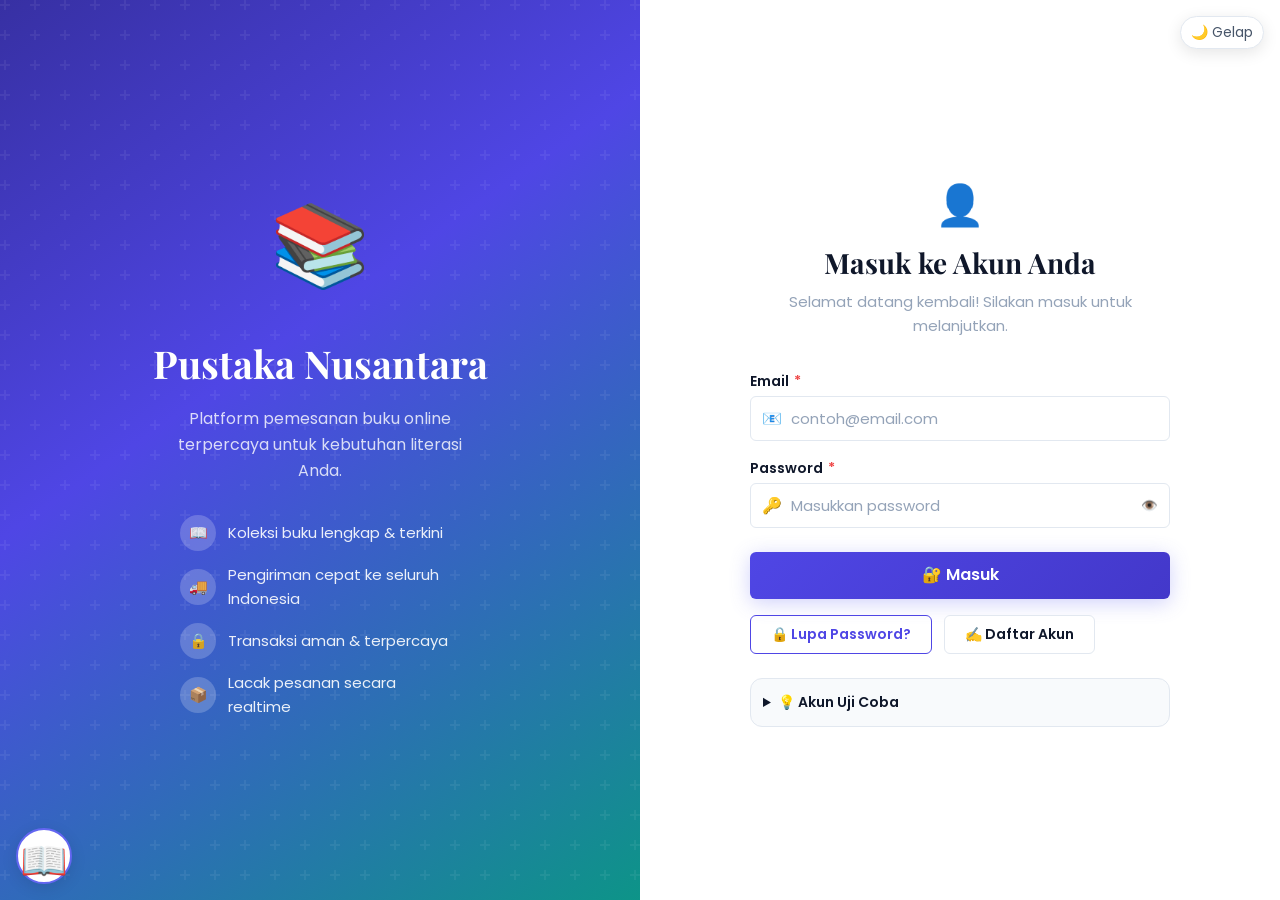
<file: index.html>
<!DOCTYPE html>
<html lang="id">
<head>
  <meta charset="UTF-8">
  <meta name="viewport" content="width=device-width, initial-scale=1.0">
  <meta name="description" content="Pustaka Nusantara - Toko Buku Online Terpercaya">
  <title>Login | Pustaka Nusantara</title>
  <link rel="icon" href="data:image/svg+xml,<svg xmlns='http://www.w3.org/2000/svg' viewBox='0 0 100 100'><text y='.9em' font-size='90'>📚</text></svg>">
  <link rel="stylesheet" href="css/style.css">

  <!-- CSS INTERNAL: Gaya khusus halaman login (hero background, layout dua kolom) -->
  <style>
    /* CSS INTERNAL - Khusus halaman login */
    .login-wrapper {
      min-height: 100vh;
      display: grid;
      grid-template-columns: 1fr 1fr;
      background: var(--bg-body);
    }

    /* Kolom kiri: branding/ilustrasi */
    .login-branding {
      background: linear-gradient(145deg, #3730a3 0%, #4f46e5 40%, #0d9488 100%);
      display: flex;
      flex-direction: column;
      align-items: center;
      justify-content: center;
      padding: 3rem;
      position: relative;
      overflow: hidden;
      color: white;
    }

    .login-branding::before {
      content: '';
      position: absolute;
      inset: 0;
      background: url("data:image/svg+xml,%3Csvg width='60' height='60' viewBox='0 0 60 60' xmlns='http://www.w3.org/2000/svg'%3E%3Cg fill='none' fill-rule='evenodd'%3E%3Cg fill='%23ffffff' fill-opacity='0.06'%3E%3Cpath d='M36 34v-4h-2v4h-4v2h4v4h2v-4h4v-2h-4zm0-30V0h-2v4h-4v2h4v4h2V6h4V4h-4zM6 34v-4H4v4H0v2h4v4h2v-4h4v-2H6zM6 4V0H4v4H0v2h4v4h2V6h4V4H6z'/%3E%3C/g%3E%3C/g%3E%3C/svg%3E");
    }

    .branding-logo {
      font-size: 5rem;
      margin-bottom: 1.5rem;
      animation: float 3s ease-in-out infinite;
      position: relative;
      z-index: 1;
    }

    .branding-title {
      font-family: 'Playfair Display', serif;
      font-size: clamp(1.8rem, 3vw, 2.5rem);
      font-weight: 700;
      color: white;
      margin-bottom: 0.75rem;
      text-align: center;
      position: relative;
      z-index: 1;
    }

    .branding-subtitle {
      color: rgba(255,255,255,0.8);
      text-align: center;
      font-size: 1rem;
      max-width: 320px;
      position: relative;
      z-index: 1;
      line-height: 1.6;
    }

    .branding-features {
      margin-top: 2rem;
      display: flex;
      flex-direction: column;
      gap: 0.75rem;
      position: relative;
      z-index: 1;
      width: 100%;
      max-width: 280px;
    }

    .branding-feature {
      display: flex;
      align-items: center;
      gap: 0.75rem;
      color: rgba(255,255,255,0.9);
      font-size: 0.9375rem;
    }

    .branding-feature-icon {
      width: 36px;
      height: 36px;
      background: rgba(255,255,255,0.2);
      border-radius: 50%;
      display: flex;
      align-items: center;
      justify-content: center;
      flex-shrink: 0;
    }

    /* Kolom kanan: form */
    .login-form-side {
      display: flex;
      flex-direction: column;
      align-items: center;
      justify-content: center;
      padding: 3rem 2.5rem;
      overflow-y: auto;
      background: var(--bg-surface);
    }

    .login-form-box {
      width: 100%;
      max-width: 420px;
    }

    .login-header {
      text-align: center;
      margin-bottom: 2rem;
    }

    .login-header h1 {
      font-size: 1.75rem;
      margin-bottom: 0.5rem;
    }

    .login-header p {
      color: var(--text-muted);
      font-size: 0.9375rem;
    }

    .login-actions {
      display: flex;
      gap: 0.75rem;
      margin-top: 1rem;
      flex-wrap: wrap;
    }

    .login-footer-links {
      text-align: center;
      margin-top: 1.5rem;
      font-size: 0.875rem;
      color: var(--text-muted);
    }

    .login-footer-links button {
      background: none;
      border: none;
      color: var(--clr-primary-600);
      font-size: inherit;
      cursor: pointer;
      text-decoration: underline;
    }

    /* Responsif mobile */
    @media (max-width: 768px) {
      .login-wrapper {
        grid-template-columns: 1fr;
      }
      .login-branding {
        padding: 2rem 1.5rem;
        min-height: 200px;
      }
      .branding-features { display: none; }
      .branding-logo { font-size: 3.5rem; }
      .branding-title { font-size: 1.5rem; }
      .login-form-side { padding: 2rem 1.25rem; }
    }

    /* Tema toggle pojok kanan atas */
    .login-tema-btn {
      position: fixed;
      top: 1rem;
      right: 1rem;
      z-index: 100;
    }
  </style>
</head>
<body data-page="login">

  <!-- CSS INLINE: Tombol tema di pojok kanan atas -->
  <div class="login-tema-btn">
    <button class="theme-toggle" id="btn-tema-login" aria-label="Toggle tema gelap/terang" style="background:var(--bg-surface);box-shadow:var(--shadow-md);">
      <span class="tema-label">🌙 Gelap</span>
    </button>
  </div>

  <main class="login-wrapper">
    <!-- Kolom Kiri: Branding -->
    <aside class="login-branding" aria-label="Informasi aplikasi Pustaka Nusantara">
      <div class="branding-logo" aria-hidden="true">📚</div>
      <p class="branding-title" role="presentation">Pustaka Nusantara</p>
      <p class="branding-subtitle">
        Platform pemesanan buku online terpercaya untuk kebutuhan literasi Anda.
      </p>
      <div class="branding-features">
        <div class="branding-feature">
          <div class="branding-feature-icon" aria-hidden="true">📖</div>
          <span>Koleksi buku lengkap & terkini</span>
        </div>
        <div class="branding-feature">
          <div class="branding-feature-icon" aria-hidden="true">🚚</div>
          <span>Pengiriman cepat ke seluruh Indonesia</span>
        </div>
        <div class="branding-feature">
          <div class="branding-feature-icon" aria-hidden="true">🔒</div>
          <span>Transaksi aman & terpercaya</span>
        </div>
        <div class="branding-feature">
          <div class="branding-feature-icon" aria-hidden="true">📦</div>
          <span>Lacak pesanan secara realtime</span>
        </div>
      </div>
    </aside>

    <!-- Kolom Kanan: Form Login -->
    <section class="login-form-side" aria-labelledby="heading-login">
      <div class="login-form-box anim-fadeinup">
        <header class="login-header">
          <!-- CSS INLINE: warna aksen pada ikon -->
          <div aria-hidden="true" style="font-size:2.5rem;margin-bottom:0.5rem;">👤</div>
          <h1 id="heading-login">Masuk ke Akun Anda</h1>
          <p>Selamat datang kembali! Silakan masuk untuk melanjutkan.</p>
        </header>

        <form id="form-login" novalidate aria-label="Form Login">
          <!-- Field Email -->
          <div class="form-group">
            <label class="form-label" for="input-email">
              Email <span class="required" aria-hidden="true">*</span>
            </label>
            <div class="input-group">
              <span class="input-icon" aria-hidden="true">📧</span>
              <input
                type="email"
                id="input-email"
                name="email"
                class="form-control has-icon-left"
                placeholder="contoh@email.com"
                required
                autocomplete="email"
                aria-required="true"
                aria-describedby="email-error"
              >
            </div>
            <span class="form-error" id="email-error" role="alert"></span>
          </div>

          <!-- Field Password -->
          <div class="form-group">
            <label class="form-label" for="input-password">
              Password <span class="required" aria-hidden="true">*</span>
            </label>
            <div class="input-group">
              <span class="input-icon" aria-hidden="true">🔑</span>
              <input
                type="password"
                id="input-password"
                name="password"
                class="form-control has-icon-left has-icon-right"
                placeholder="Masukkan password"
                required
                autocomplete="current-password"
                aria-required="true"
                aria-describedby="password-error"
              >
              <button type="button" class="input-icon-right" id="btn-tampil-password" aria-label="Tampilkan password">
                👁️
              </button>
            </div>
            <span class="form-error" id="password-error" role="alert"></span>
          </div>

          <!-- Tombol Login -->
          <button type="submit" class="btn btn-primary btn-block btn-lg" style="margin-top:0.5rem;">
            🔐 Masuk
          </button>

          <!-- Aksi Tambahan -->
          <div class="login-actions">
            <button type="button" class="btn btn-outline-primary" id="btn-lupa-password" aria-haspopup="dialog">
              🔒 Lupa Password?
            </button>
            <button type="button" class="btn btn-secondary" id="btn-daftar" aria-haspopup="dialog">
              ✍️ Daftar Akun
            </button>
          </div>
        </form>

        <!-- Info Akun Uji Coba -->
        <div class="login-footer-links" style="margin-top:1.5rem;">
          <details style="text-align:left;background:var(--bg-surface-2);padding:0.75rem;border-radius:var(--radius-md);border:1px solid var(--border-color);">
            <summary style="cursor:pointer;font-weight:600;color:var(--text-primary);">💡 Akun Uji Coba</summary>
            <div style="margin-top:0.5rem;font-size:0.8125rem;">
              <p><strong>Admin:</strong> admin@pustaka.com / admin123</p>
              <p><strong>User:</strong> budi@gmail.com / budi123</p>
            </div>
          </details>
        </div>

      </div>
    </section>
  </main>

  <!-- =============================================
       MODAL: LUPA PASSWORD
       ============================================= -->
  <div class="modal-overlay" id="modal-lupa-password" role="dialog" aria-modal="true" aria-labelledby="modal-lupa-title" aria-hidden="true">
    <div class="modal-box modal-sm">
      <div class="modal-header">
        <h2 class="modal-title" id="modal-lupa-title">🔒 Lupa Password</h2>
        <button class="modal-close" data-tutup-modal aria-label="Tutup modal">✕</button>
      </div>
      <div class="modal-body">
        <p style="margin-bottom:1rem;color:var(--text-secondary);">
          Masukkan email Anda. Kami akan mengirimkan tautan untuk mereset password ke inbox Anda.
        </p>
        <form id="form-lupa-password" novalidate>
          <div class="form-group">
            <label class="form-label" for="input-email-reset">
              Email <span class="required" aria-hidden="true">*</span>
            </label>
            <div class="input-group">
              <span class="input-icon" aria-hidden="true">📧</span>
              <input
                type="email"
                id="input-email-reset"
                name="email-reset"
                class="form-control has-icon-left"
                placeholder="contoh@email.com"
                required
                aria-required="true"
              >
            </div>
            <span class="form-error" role="alert"></span>
          </div>
          <p id="pesan-reset" style="display:none;margin-bottom:0.75rem;font-size:0.875rem;font-weight:500;"></p>
          <button type="submit" class="btn btn-primary btn-block">📨 Kirim Tautan Reset</button>
        </form>
      </div>
    </div>
  </div>

  <!-- =============================================
       MODAL: DAFTAR AKUN
       ============================================= -->
  <div class="modal-overlay" id="modal-daftar" role="dialog" aria-modal="true" aria-labelledby="modal-daftar-title" aria-hidden="true">
    <div class="modal-box">
      <div class="modal-header">
        <h2 class="modal-title" id="modal-daftar-title">✍️ Buat Akun Baru</h2>
        <button class="modal-close" data-tutup-modal aria-label="Tutup modal">✕</button>
      </div>
      <div class="modal-body">
        <form id="form-daftar" novalidate aria-label="Form Pendaftaran">
          <!-- Nama -->
          <div class="form-group">
            <label class="form-label" for="input-nama-daftar">
              Nama Lengkap <span class="required" aria-hidden="true">*</span>
            </label>
            <div class="input-group">
              <span class="input-icon" aria-hidden="true">👤</span>
              <input type="text" id="input-nama-daftar" class="form-control has-icon-left" placeholder="Nama lengkap Anda" required aria-required="true">
            </div>
            <span class="form-error" role="alert"></span>
          </div>

          <!-- Email -->
          <div class="form-group">
            <label class="form-label" for="input-email-daftar">
              Email <span class="required" aria-hidden="true">*</span>
            </label>
            <div class="input-group">
              <span class="input-icon" aria-hidden="true">📧</span>
              <input type="email" id="input-email-daftar" class="form-control has-icon-left" placeholder="contoh@email.com" required aria-required="true">
            </div>
            <span class="form-error" role="alert"></span>
          </div>

          <!-- Password -->
          <div class="form-group">
            <label class="form-label" for="input-password-daftar">
              Password <span class="required" aria-hidden="true">*</span>
              <span class="text-muted" style="font-weight:400;">(min. 6 karakter)</span>
            </label>
            <div class="input-group">
              <span class="input-icon" aria-hidden="true">🔑</span>
              <input type="password" id="input-password-daftar" class="form-control has-icon-left has-icon-right" placeholder="Buat password" required aria-required="true" aria-describedby="strength-label">
              <button type="button" class="input-icon-right" id="btn-tampil-password-daftar" aria-label="Tampilkan password">👁️</button>
            </div>
            <span class="form-error" role="alert"></span>
            <!-- Indikator kekuatan password -->
            <div class="password-strength" id="password-strength" aria-live="polite">
              <div class="strength-bar">
                <div class="strength-fill" id="strength-fill"></div>
              </div>
              <span class="strength-label" id="strength-label"></span>
            </div>
          </div>

          <!-- Konfirmasi Password -->
          <div class="form-group">
            <label class="form-label" for="input-konfirmasi-password">
              Konfirmasi Password <span class="required" aria-hidden="true">*</span>
            </label>
            <div class="input-group">
              <span class="input-icon" aria-hidden="true">🔑</span>
              <input type="password" id="input-konfirmasi-password" class="form-control has-icon-left has-icon-right" placeholder="Ulangi password" required aria-required="true">
              <button type="button" class="input-icon-right" id="btn-tampil-konfirmasi" aria-label="Tampilkan konfirmasi password">👁️</button>
            </div>
            <span class="form-error" role="alert"></span>
          </div>

          <button type="submit" class="btn btn-primary btn-block btn-lg">🚀 Buat Akun</button>
        </form>
      </div>
    </div>
  </div>

  <!-- Toast Container -->
  <div id="toast-container" aria-live="polite" aria-atomic="false"></div>

  <script src="js/data.js"></script>
  <script src="js/script.js"></script>
</body>
</html>
</file>
<file: css/style.css>
/* ============================================================
   style.css - CSS EKSTERNAL Utama Pustaka Nusantara
   Pemrograman Web 1 - UTS
   Jenis CSS: EXTERNAL (dipakai semua halaman)
   ============================================================ */

/* ============================================================
   1. GOOGLE FONTS IMPORT
   ============================================================ */
@import url('https://fonts.googleapis.com/css2?family=Poppins:wght@300;400;500;600;700;800&family=Playfair+Display:wght@400;600;700&family=Inter:wght@300;400;500;600&display=swap');

/* ============================================================
   2. CSS VARIABLES (Design Tokens)
   ============================================================ */
:root {
  /* Warna Primer */
  --clr-primary-50:  #eef2ff;
  --clr-primary-100: #e0e7ff;
  --clr-primary-200: #c7d2fe;
  --clr-primary-300: #a5b4fc;
  --clr-primary-400: #818cf8;
  --clr-primary-500: #6366f1;
  --clr-primary-600: #4f46e5;
  --clr-primary-700: #4338ca;
  --clr-primary-800: #3730a3;
  --clr-primary-900: #312e81;

  /* Warna Aksen (Amber) */
  --clr-accent-300: #fcd34d;
  --clr-accent-400: #fbbf24;
  --clr-accent-500: #f59e0b;
  --clr-accent-600: #d97706;

  /* Warna Teal */
  --clr-teal-400: #2dd4bf;
  --clr-teal-500: #14b8a6;
  --clr-teal-600: #0d9488;

  /* Warna Netral */
  --clr-neutral-50:  #f8fafc;
  --clr-neutral-100: #f1f5f9;
  --clr-neutral-200: #e2e8f0;
  --clr-neutral-300: #cbd5e1;
  --clr-neutral-400: #94a3b8;
  --clr-neutral-500: #64748b;
  --clr-neutral-600: #475569;
  --clr-neutral-700: #334155;
  --clr-neutral-800: #1e293b;
  --clr-neutral-900: #0f172a;

  /* Warna Status */
  --clr-success:  #10b981;
  --clr-warning:  #f59e0b;
  --clr-danger:   #ef4444;
  --clr-info:     #3b82f6;

  /* Variabel Tema (Light Mode Default) */
  --bg-body:        #f1f5f9;
  --bg-surface:     #ffffff;
  --bg-surface-2:   #f8fafc;
  --bg-nav:         #ffffff;
  --text-primary:   #0f172a;
  --text-secondary: #475569;
  --text-muted:     #94a3b8;
  --text-on-primary:#ffffff;
  --border-color:   #e2e8f0;
  --shadow-sm:      0 1px 3px rgba(0,0,0,0.08);
  --shadow-md:      0 4px 16px rgba(0,0,0,0.10);
  --shadow-lg:      0 10px 40px rgba(0,0,0,0.12);
  --shadow-primary: 0 4px 20px rgba(99,102,241,0.30);

  /* Tipografi */
  --font-body:    'Poppins', sans-serif;
  --font-heading: 'Playfair Display', serif;
  --font-mono:    'Inter', monospace;

  /* Spacing */
  --space-xs:  0.25rem;
  --space-sm:  0.5rem;
  --space-md:  1rem;
  --space-lg:  1.5rem;
  --space-xl:  2rem;
  --space-2xl: 3rem;

  /* Border Radius */
  --radius-sm:  0.375rem;
  --radius-md:  0.75rem;
  --radius-lg:  1rem;
  --radius-xl:  1.5rem;
  --radius-full:9999px;

  /* Transisi */
  --transition: 0.25s ease;
  --transition-slow: 0.4s ease;

  /* Navbar */
  --nav-height: 64px;
}

/* ============================================================
   3. DARK MODE VARIABLES
   ============================================================ */
[data-theme="dark"] {
  --bg-body:        #0f172a;
  --bg-surface:     #1e293b;
  --bg-surface-2:   #1e293b;
  --bg-nav:         #1e293b;
  --text-primary:   #f1f5f9;
  --text-secondary: #94a3b8;
  --text-muted:     #64748b;
  --border-color:   #334155;
  --shadow-sm:      0 1px 3px rgba(0,0,0,0.3);
  --shadow-md:      0 4px 16px rgba(0,0,0,0.4);
  --shadow-lg:      0 10px 40px rgba(0,0,0,0.5);
  --shadow-primary: 0 4px 20px rgba(99,102,241,0.4);
}

/* ============================================================
   4. RESET & BASE
   ============================================================ */
*, *::before, *::after {
  box-sizing: border-box;
  margin: 0;
  padding: 0;
}

html {
  scroll-behavior: smooth;
  font-size: 16px;
}

body {
  font-family: var(--font-body);
  background-color: var(--bg-body);
  color: var(--text-primary);
  line-height: 1.6;
  transition: background-color var(--transition), color var(--transition);
  min-height: 100vh;
}

img {
  max-width: 100%;
  height: auto;
  display: block;
}

a {
  color: var(--clr-primary-600);
  text-decoration: none;
  transition: color var(--transition);
}

a:hover { color: var(--clr-primary-700); }

ul, ol { list-style: none; }

button { cursor: pointer; font-family: inherit; }

input, select, textarea {
  font-family: inherit;
  font-size: inherit;
}

/* ============================================================
   5. TIPOGRAFI
   ============================================================ */
h1, h2, h3, h4, h5, h6 {
  font-family: var(--font-heading);
  color: var(--text-primary);
  line-height: 1.3;
  font-weight: 700;
}

h1 { font-size: clamp(1.6rem, 4vw, 2.2rem); }
h2 { font-size: clamp(1.3rem, 3vw, 1.75rem); }
h3 { font-size: clamp(1.1rem, 2.5vw, 1.375rem); }
h4 { font-size: 1.1rem; }

p { color: var(--text-secondary); }

.text-muted { color: var(--text-muted); font-size: 0.875rem; }
.text-primary-color { color: var(--clr-primary-600); }
.text-success { color: var(--clr-success); }
.text-danger  { color: var(--clr-danger); }
.text-warning { color: var(--clr-warning); }

/* ============================================================
   6. LAYOUT UTAMA
   ============================================================ */
.page-wrapper {
  display: flex;
  flex-direction: column;
  min-height: 100vh;
}

.main-content {
  flex: 1;
  padding-top: var(--nav-height);
}

.container {
  width: 100%;
  max-width: 1200px;
  margin: 0 auto;
  padding: 0 var(--space-lg);
}

.container-sm {
  max-width: 800px;
  margin: 0 auto;
  padding: 0 var(--space-lg);
}

.section {
  padding: var(--space-xl) 0;
}

/* ============================================================
   7. NAVBAR
   ============================================================ */
.navbar {
  position: fixed;
  top: 0;
  left: 0;
  right: 0;
  height: var(--nav-height);
  background: var(--bg-nav);
  border-bottom: 1px solid var(--border-color);
  box-shadow: var(--shadow-sm);
  z-index: 1000;
  transition: background var(--transition), border-color var(--transition);
  backdrop-filter: blur(8px);
}

.navbar-inner {
  display: flex;
  align-items: center;
  justify-content: space-between;
  height: 100%;
  padding: 0 var(--space-lg);
  max-width: 1400px;
  margin: 0 auto;
}

.navbar-brand {
  display: flex;
  align-items: center;
  gap: var(--space-sm);
  font-family: var(--font-heading);
  font-size: 1.25rem;
  font-weight: 700;
  color: var(--clr-primary-600);
  text-decoration: none;
}

.navbar-brand svg {
  flex-shrink: 0;
}

.navbar-nav {
  display: flex;
  align-items: center;
  gap: var(--space-sm);
}

.nav-link {
  display: flex;
  align-items: center;
  gap: var(--space-xs);
  padding: var(--space-xs) var(--space-sm);
  border-radius: var(--radius-sm);
  font-size: 0.875rem;
  font-weight: 500;
  color: var(--text-secondary);
  text-decoration: none;
  transition: all var(--transition);
  white-space: nowrap;
}

.nav-link:hover,
.nav-link.aktif {
  background: var(--clr-primary-50);
  color: var(--clr-primary-600);
}

[data-theme="dark"] .nav-link:hover,
[data-theme="dark"] .nav-link.aktif {
  background: rgba(99,102,241,0.15);
  color: var(--clr-primary-300);
}

.navbar-actions {
  display: flex;
  align-items: center;
  gap: var(--space-sm);
}

.navbar-user {
  display: flex;
  align-items: center;
  gap: var(--space-sm);
  padding: var(--space-xs) var(--space-sm);
  border-radius: var(--radius-full);
  background: var(--clr-primary-50);
  font-size: 0.8125rem;
  font-weight: 500;
  color: var(--clr-primary-700);
}

[data-theme="dark"] .navbar-user {
  background: rgba(99,102,241,0.15);
  color: var(--clr-primary-300);
}

.user-avatar {
  width: 30px;
  height: 30px;
  border-radius: 50%;
  background: linear-gradient(135deg, var(--clr-primary-500), var(--clr-teal-500));
  display: flex;
  align-items: center;
  justify-content: center;
  color: white;
  font-size: 0.75rem;
  font-weight: 700;
  flex-shrink: 0;
}

/* Keranjang Badge */
.cart-badge-wrap {
  position: relative;
  display: inline-flex;
}

.cart-count-badge {
  position: absolute;
  top: -6px;
  right: -6px;
  background: var(--clr-danger);
  color: white;
  font-size: 0.65rem;
  font-weight: 700;
  min-width: 18px;
  height: 18px;
  border-radius: var(--radius-full);
  display: flex;
  align-items: center;
  justify-content: center;
  padding: 0 3px;
  line-height: 1;
}

/* Mobile Hamburger */
.hamburger {
  display: none;
  flex-direction: column;
  gap: 5px;
  background: none;
  border: none;
  padding: var(--space-xs);
  cursor: pointer;
}

.hamburger span {
  display: block;
  width: 24px;
  height: 2px;
  background: var(--text-primary);
  border-radius: 2px;
  transition: all var(--transition);
}

.hamburger.aktif span:nth-child(1) { transform: translateY(7px) rotate(45deg); }
.hamburger.aktif span:nth-child(2) { opacity: 0; }
.hamburger.aktif span:nth-child(3) { transform: translateY(-7px) rotate(-45deg); }

/* Mobile Nav Drawer */
.mobile-nav {
  display: none;
  position: fixed;
  top: var(--nav-height);
  left: 0;
  right: 0;
  background: var(--bg-nav);
  border-bottom: 1px solid var(--border-color);
  padding: var(--space-md);
  z-index: 999;
  flex-direction: column;
  gap: var(--space-xs);
  box-shadow: var(--shadow-md);
  transform: translateY(-100%);
  transition: transform var(--transition);
}

.mobile-nav.terbuka {
  display: flex;
  transform: translateY(0);
  animation: slideDown 0.25s ease;
}

/* ============================================================
   8. TOMBOL (Buttons)
   ============================================================ */
.btn {
  display: inline-flex;
  align-items: center;
  justify-content: center;
  gap: var(--space-xs);
  padding: 0.5625rem 1.25rem;
  border: none;
  border-radius: var(--radius-sm);
  font-size: 0.875rem;
  font-weight: 600;
  font-family: var(--font-body);
  cursor: pointer;
  transition: all var(--transition);
  text-decoration: none;
  white-space: nowrap;
  user-select: none;
  line-height: 1.4;
}

.btn:focus-visible {
  outline: 3px solid var(--clr-primary-400);
  outline-offset: 2px;
}

.btn:disabled {
  opacity: 0.55;
  cursor: not-allowed;
  pointer-events: none;
}

/* Varian Tombol */
.btn-primary {
  background: linear-gradient(135deg, var(--clr-primary-600), var(--clr-primary-700));
  color: #fff;
  box-shadow: var(--shadow-primary);
}
.btn-primary:hover {
  background: linear-gradient(135deg, var(--clr-primary-700), var(--clr-primary-800));
  transform: translateY(-1px);
  box-shadow: 0 6px 24px rgba(99,102,241,0.4);
}
.btn-primary:active { transform: translateY(0); }

.btn-secondary {
  background: var(--bg-surface);
  color: var(--text-primary);
  border: 1px solid var(--border-color);
}
.btn-secondary:hover {
  background: var(--clr-neutral-100);
  border-color: var(--clr-primary-300);
}

.btn-danger {
  background: var(--clr-danger);
  color: #fff;
}
.btn-danger:hover {
  background: #dc2626;
  transform: translateY(-1px);
}

.btn-success {
  background: var(--clr-success);
  color: #fff;
}
.btn-success:hover {
  background: #059669;
  transform: translateY(-1px);
}

.btn-warning {
  background: var(--clr-warning);
  color: #fff;
}
.btn-warning:hover { background: var(--clr-accent-600); }

.btn-ghost {
  background: transparent;
  color: var(--text-secondary);
  border: 1px solid transparent;
}
.btn-ghost:hover {
  background: var(--bg-surface-2);
  border-color: var(--border-color);
}

.btn-outline-primary {
  background: transparent;
  color: var(--clr-primary-600);
  border: 1.5px solid var(--clr-primary-600);
}
.btn-outline-primary:hover {
  background: var(--clr-primary-600);
  color: #fff;
}

/* Ukuran Tombol */
.btn-sm {
  padding: 0.375rem 0.75rem;
  font-size: 0.8125rem;
}
.btn-lg {
  padding: 0.75rem 1.75rem;
  font-size: 1rem;
}
.btn-block {
  width: 100%;
}
.btn-icon {
  padding: 0.5rem;
  border-radius: var(--radius-sm);
}

/* ============================================================
   9. KARTU (Cards)
   ============================================================ */
.card {
  background: var(--bg-surface);
  border-radius: var(--radius-lg);
  border: 1px solid var(--border-color);
  box-shadow: var(--shadow-sm);
  transition: box-shadow var(--transition), transform var(--transition), border-color var(--transition), background var(--transition);
  overflow: hidden;
}

.card:hover {
  box-shadow: var(--shadow-md);
  transform: translateY(-2px);
}

.card-header {
  padding: var(--space-lg) var(--space-lg) var(--space-md);
  border-bottom: 1px solid var(--border-color);
}

.card-body { padding: var(--space-lg); }
.card-footer {
  padding: var(--space-md) var(--space-lg);
  border-top: 1px solid var(--border-color);
  background: var(--bg-surface-2);
}

/* Kartu Statistik */
.stat-card {
  background: var(--bg-surface);
  border-radius: var(--radius-lg);
  border: 1px solid var(--border-color);
  padding: var(--space-lg);
  display: flex;
  align-items: center;
  gap: var(--space-md);
  box-shadow: var(--shadow-sm);
  transition: all var(--transition);
}

.stat-card:hover {
  transform: translateY(-3px);
  box-shadow: var(--shadow-md);
}

.stat-icon {
  width: 56px;
  height: 56px;
  border-radius: var(--radius-md);
  display: flex;
  align-items: center;
  justify-content: center;
  font-size: 1.5rem;
  flex-shrink: 0;
}

.stat-info { flex: 1; }
.stat-label {
  font-size: 0.8125rem;
  color: var(--text-muted);
  font-weight: 500;
  margin-bottom: 2px;
}
.stat-value {
  font-size: 1.375rem;
  font-weight: 700;
  color: var(--text-primary);
  line-height: 1.2;
}

/* ============================================================
   10. TABEL
   ============================================================ */
.table-wrapper {
  overflow-x: auto;
  border-radius: var(--radius-md);
  border: 1px solid var(--border-color);
  box-shadow: var(--shadow-sm);
}

table {
  width: 100%;
  border-collapse: collapse;
  font-size: 0.875rem;
  background: var(--bg-surface);
}

thead {
  background: linear-gradient(135deg, var(--clr-primary-600), var(--clr-primary-700));
}

thead th {
  color: #fff;
  font-weight: 600;
  padding: var(--space-md) var(--space-md);
  text-align: left;
  white-space: nowrap;
  font-family: var(--font-body);
  font-size: 0.8125rem;
  letter-spacing: 0.03em;
}

tbody tr {
  border-bottom: 1px solid var(--border-color);
  transition: background var(--transition);
}

tbody tr:last-child { border-bottom: none; }
tbody tr:hover { background: var(--clr-primary-50); }

[data-theme="dark"] tbody tr:hover { background: rgba(99,102,241,0.08); }

tbody td {
  padding: var(--space-md);
  color: var(--text-secondary);
  vertical-align: middle;
}

tbody td:first-child { color: var(--text-primary); font-weight: 500; }

/* Gambar Cover di Tabel */
.cover-thumbnail {
  width: 48px;
  height: 64px;
  object-fit: cover;
  border-radius: var(--radius-sm);
  box-shadow: var(--shadow-sm);
}

.cover-placeholder {
  width: 48px;
  height: 64px;
  background: linear-gradient(135deg, var(--clr-primary-100), var(--clr-primary-200));
  border-radius: var(--radius-sm);
  display: flex;
  align-items: center;
  justify-content: center;
  font-size: 1.25rem;
}

/* ============================================================
   11. FORM
   ============================================================ */
.form-group {
  margin-bottom: var(--space-md);
}

.form-label {
  display: block;
  font-size: 0.875rem;
  font-weight: 600;
  color: var(--text-primary);
  margin-bottom: var(--space-xs);
}

.form-label .required {
  color: var(--clr-danger);
  margin-left: 2px;
}

.form-control {
  width: 100%;
  padding: 0.625rem var(--space-md);
  background: var(--bg-surface);
  border: 1.5px solid var(--border-color);
  border-radius: var(--radius-sm);
  color: var(--text-primary);
  font-size: 0.9375rem;
  font-family: inherit;
  transition: all var(--transition);
  appearance: none;
}

.form-control:focus {
  outline: none;
  border-color: var(--clr-primary-500);
  box-shadow: 0 0 0 3px rgba(99,102,241,0.15);
}

.form-control.error {
  border-color: var(--clr-danger);
  box-shadow: 0 0 0 3px rgba(239,68,68,0.12);
}

.form-control.sukses {
  border-color: var(--clr-success);
  box-shadow: 0 0 0 3px rgba(16,185,129,0.12);
}

.form-control::placeholder { color: var(--text-muted); }

textarea.form-control {
  resize: vertical;
  min-height: 100px;
}

select.form-control {
  background-image: url("data:image/svg+xml,%3Csvg xmlns='http://www.w3.org/2000/svg' width='12' height='12' viewBox='0 0 12 12'%3E%3Cpath fill='%2364748b' d='M6 8L1 3h10z'/%3E%3C/svg%3E");
  background-repeat: no-repeat;
  background-position: right 0.75rem center;
  padding-right: 2.5rem;
}

.form-error {
  font-size: 0.8125rem;
  color: var(--clr-danger);
  margin-top: var(--space-xs);
  display: none;
  align-items: center;
  gap: var(--space-xs);
}

.form-error.tampil {
  display: flex;
}

.form-hint {
  font-size: 0.8125rem;
  color: var(--text-muted);
  margin-top: var(--space-xs);
}

/* Input Grup (ikon di dalam input) */
.input-group {
  position: relative;
}

.input-group .input-icon {
  position: absolute;
  left: 0.75rem;
  top: 50%;
  transform: translateY(-50%);
  color: var(--text-muted);
  pointer-events: none;
  display: flex;
  align-items: center;
}

.input-group .form-control.has-icon-left {
  padding-left: 2.5rem;
}

.input-group .input-icon-right {
  position: absolute;
  right: 0.75rem;
  top: 50%;
  transform: translateY(-50%);
  color: var(--text-muted);
  cursor: pointer;
  background: none;
  border: none;
  display: flex;
  align-items: center;
  padding: 0;
}

.input-group .form-control.has-icon-right {
  padding-right: 2.5rem;
}

/* Indikator Kekuatan Password */
.password-strength {
  margin-top: var(--space-xs);
  display: none;
}
.password-strength.tampil { display: block; }

.strength-bar {
  height: 4px;
  border-radius: var(--radius-full);
  background: var(--border-color);
  overflow: hidden;
  margin-bottom: 4px;
}

.strength-fill {
  height: 100%;
  border-radius: var(--radius-full);
  transition: width 0.3s, background 0.3s;
  width: 0%;
}

.strength-label {
  font-size: 0.75rem;
  font-weight: 500;
}

/* ============================================================
   12. MODAL
   ============================================================ */
.modal-overlay {
  position: fixed;
  inset: 0;
  background: rgba(15,23,42,0.6);
  backdrop-filter: blur(4px);
  display: flex;
  align-items: center;
  justify-content: center;
  z-index: 2000;
  opacity: 0;
  pointer-events: none;
  transition: opacity var(--transition);
  padding: var(--space-md);
}

.modal-overlay.aktif {
  opacity: 1;
  pointer-events: auto;
}

.modal-box {
  background: var(--bg-surface);
  border-radius: var(--radius-xl);
  box-shadow: var(--shadow-lg);
  width: 100%;
  max-width: 520px;
  max-height: 90vh;
  overflow-y: auto;
  transform: scale(0.9) translateY(20px);
  transition: transform var(--transition);
  position: relative;
}

.modal-overlay.aktif .modal-box {
  transform: scale(1) translateY(0);
}

.modal-box.modal-sm { max-width: 380px; }
.modal-box.modal-lg { max-width: 720px; }

.modal-header {
  display: flex;
  align-items: center;
  justify-content: space-between;
  padding: var(--space-lg) var(--space-lg) var(--space-md);
  border-bottom: 1px solid var(--border-color);
}

.modal-title {
  font-size: 1.125rem;
  font-weight: 700;
  color: var(--text-primary);
  font-family: var(--font-heading);
}

.modal-close {
  background: none;
  border: none;
  color: var(--text-muted);
  cursor: pointer;
  display: flex;
  align-items: center;
  padding: var(--space-xs);
  border-radius: var(--radius-sm);
  transition: all var(--transition);
  font-size: 1.25rem;
  line-height: 1;
}

.modal-close:hover {
  background: var(--clr-neutral-100);
  color: var(--text-primary);
}

.modal-body { padding: var(--space-lg); }

.modal-footer {
  padding: var(--space-md) var(--space-lg);
  border-top: 1px solid var(--border-color);
  display: flex;
  justify-content: flex-end;
  gap: var(--space-sm);
}

/* ============================================================
   13. TOAST / NOTIFIKASI
   ============================================================ */
#toast-container {
  position: fixed;
  bottom: var(--space-xl);
  right: var(--space-xl);
  z-index: 3000;
  display: flex;
  flex-direction: column;
  gap: var(--space-sm);
  pointer-events: none;
}

.toast {
  display: flex;
  align-items: center;
  gap: var(--space-sm);
  padding: var(--space-md) var(--space-lg);
  border-radius: var(--radius-md);
  box-shadow: var(--shadow-lg);
  font-size: 0.875rem;
  font-weight: 500;
  pointer-events: auto;
  max-width: 380px;
  animation: toastIn 0.35s ease forwards;
  color: #fff;
}

.toast.keluar {
  animation: toastOut 0.3s ease forwards;
}

.toast-success { background: var(--clr-success); }
.toast-error   { background: var(--clr-danger); }
.toast-warning { background: var(--clr-warning); }
.toast-info    { background: var(--clr-info); }

/* ============================================================
   14. BADGE
   ============================================================ */
.badge {
  display: inline-flex;
  align-items: center;
  gap: 3px;
  padding: 2px 8px;
  border-radius: var(--radius-full);
  font-size: 0.75rem;
  font-weight: 600;
  line-height: 1.6;
  white-space: nowrap;
}

.badge-primary  { background: var(--clr-primary-100); color: var(--clr-primary-700); }
.badge-success  { background: #d1fae5; color: #065f46; }
.badge-warning  { background: #fef3c7; color: #92400e; }
.badge-danger   { background: #fee2e2; color: #991b1b; }
.badge-info     { background: #dbeafe; color: #1e40af; }
.badge-muted    { background: var(--clr-neutral-100); color: var(--clr-neutral-600); }
.badge-teal     { background: #ccfbf1; color: #0d9488; }

[data-theme="dark"] .badge-primary  { background: rgba(99,102,241,0.2); color: var(--clr-primary-300); }
[data-theme="dark"] .badge-success  { background: rgba(16,185,129,0.2); color: #34d399; }
[data-theme="dark"] .badge-warning  { background: rgba(245,158,11,0.2); color: #fbbf24; }
[data-theme="dark"] .badge-danger   { background: rgba(239,68,68,0.2);  color: #f87171; }
[data-theme="dark"] .badge-info     { background: rgba(59,130,246,0.2); color: #60a5fa; }
[data-theme="dark"] .badge-muted    { background: rgba(100,116,139,0.2);color: #94a3b8; }
[data-theme="dark"] .badge-teal     { background: rgba(20,184,166,0.2); color: #2dd4bf; }

/* ============================================================
   15. PROGRESS BAR & TIMELINE
   ============================================================ */
.progress-bar-wrap {
  background: var(--clr-neutral-200);
  border-radius: var(--radius-full);
  height: 8px;
  overflow: hidden;
}

.progress-bar-fill {
  height: 100%;
  border-radius: var(--radius-full);
  background: linear-gradient(90deg, var(--clr-primary-500), var(--clr-teal-500));
  transition: width 0.8s ease;
}

/* Progress Step Tracking */
.tracking-steps {
  display: flex;
  justify-content: space-between;
  align-items: flex-start;
  position: relative;
  margin: var(--space-xl) 0;
}

.tracking-steps::before {
  content: '';
  position: absolute;
  top: 20px;
  left: 0;
  right: 0;
  height: 3px;
  background: var(--clr-neutral-200);
  z-index: 0;
}

.tracking-line {
  position: absolute;
  top: 20px;
  left: 0;
  height: 3px;
  background: linear-gradient(90deg, var(--clr-primary-500), var(--clr-teal-500));
  z-index: 1;
  transition: width 1s ease;
}

.tracking-step {
  display: flex;
  flex-direction: column;
  align-items: center;
  gap: var(--space-xs);
  position: relative;
  z-index: 2;
  flex: 1;
}

.step-dot {
  width: 40px;
  height: 40px;
  border-radius: 50%;
  background: var(--clr-neutral-200);
  border: 3px solid var(--bg-surface);
  display: flex;
  align-items: center;
  justify-content: center;
  font-size: 1rem;
  transition: all 0.5s ease;
  box-shadow: var(--shadow-sm);
}

.step-dot.aktif {
  background: linear-gradient(135deg, var(--clr-primary-500), var(--clr-teal-500));
  color: white;
  box-shadow: 0 0 0 4px rgba(99,102,241,0.2);
}

.step-dot.selesai {
  background: var(--clr-success);
  color: white;
}

.step-label {
  font-size: 0.75rem;
  font-weight: 500;
  text-align: center;
  color: var(--text-muted);
  max-width: 80px;
}

.step-label.aktif { color: var(--clr-primary-600); font-weight: 600; }
.step-label.selesai { color: var(--clr-success); }

/* Timeline Vertikal */
.timeline {
  position: relative;
  padding-left: var(--space-xl);
}

.timeline::before {
  content: '';
  position: absolute;
  left: 10px;
  top: 0;
  bottom: 0;
  width: 2px;
  background: linear-gradient(to bottom, var(--clr-primary-400), var(--clr-neutral-200));
}

.timeline-item {
  position: relative;
  margin-bottom: var(--space-lg);
  animation: fadeInLeft 0.4s ease both;
}

.timeline-item:last-child { margin-bottom: 0; }

.timeline-dot {
  position: absolute;
  left: calc((-1 * var(--space-xl)) + 5px);
  top: 4px;
  width: 12px;
  height: 12px;
  border-radius: 50%;
  background: var(--clr-primary-500);
  border: 2px solid var(--bg-surface);
  box-shadow: 0 0 0 2px var(--clr-primary-200);
}

.timeline-time {
  font-size: 0.75rem;
  color: var(--text-muted);
  margin-bottom: 2px;
}

.timeline-desc {
  font-size: 0.875rem;
  color: var(--text-secondary);
  font-weight: 500;
}

/* ============================================================
   16. GRID LAYOUTS
   ============================================================ */
.grid-2 { display: grid; grid-template-columns: repeat(2, 1fr); gap: var(--space-lg); }
.grid-3 { display: grid; grid-template-columns: repeat(3, 1fr); gap: var(--space-lg); }
.grid-4 { display: grid; grid-template-columns: repeat(4, 1fr); gap: var(--space-lg); }
.grid-auto { display: grid; grid-template-columns: repeat(auto-fill, minmax(260px, 1fr)); gap: var(--space-lg); }

.flex-row { display: flex; align-items: center; gap: var(--space-md); }
.flex-between { display: flex; align-items: center; justify-content: space-between; gap: var(--space-md); }
.flex-wrap { flex-wrap: wrap; }
.flex-col { flex-direction: column; }

/* ============================================================
   17. HALAMAN SECTION HEADER
   ============================================================ */
.page-header {
  background: linear-gradient(135deg, var(--clr-primary-700) 0%, var(--clr-primary-900) 100%);
  padding: var(--space-xl) 0;
  position: relative;
  overflow: hidden;
}

.page-header::before {
  content: '';
  position: absolute;
  inset: 0;
  background: url("data:image/svg+xml,%3Csvg width='60' height='60' viewBox='0 0 60 60' xmlns='http://www.w3.org/2000/svg'%3E%3Cg fill='none' fill-rule='evenodd'%3E%3Cg fill='%23ffffff' fill-opacity='0.04'%3E%3Cpath d='M36 34v-4h-2v4h-4v2h4v4h2v-4h4v-2h-4zm0-30V0h-2v4h-4v2h4v4h2V6h4V4h-4zM6 34v-4H4v4H0v2h4v4h2v-4h4v-2H6zM6 4V0H4v4H0v2h4v4h2V6h4V4H6z'/%3E%3C/g%3E%3C/g%3E%3C/svg%3E");
}

.page-header .container { position: relative; z-index: 1; }

.page-header h1,
.page-header h2 { color: white; }

.page-header p { color: rgba(255,255,255,0.75); }

.breadcrumb {
  display: flex;
  align-items: center;
  gap: var(--space-xs);
  font-size: 0.8125rem;
  color: rgba(255,255,255,0.65);
  margin-bottom: var(--space-sm);
  flex-wrap: wrap;
}

.breadcrumb a {
  color: rgba(255,255,255,0.75);
  transition: color var(--transition);
}
.breadcrumb a:hover { color: white; }
.breadcrumb-sep { opacity: 0.5; }
.breadcrumb-current { color: white; font-weight: 600; }

/* ============================================================
   18. FOOTER
   ============================================================ */
footer.site-footer {
  background: var(--bg-nav);
  border-top: 1px solid var(--border-color);
  padding: var(--space-lg) 0;
  text-align: center;
  font-size: 0.8125rem;
  color: var(--text-muted);
  transition: background var(--transition);
}

/* ============================================================
   19. SKELETON LOADING
   ============================================================ */
.skeleton {
  background: linear-gradient(90deg, var(--clr-neutral-100) 25%, var(--clr-neutral-200) 50%, var(--clr-neutral-100) 75%);
  background-size: 200% 100%;
  animation: shimmer 1.5s infinite;
  border-radius: var(--radius-sm);
}

[data-theme="dark"] .skeleton {
  background: linear-gradient(90deg, var(--clr-neutral-800) 25%, var(--clr-neutral-700) 50%, var(--clr-neutral-800) 75%);
  background-size: 200% 100%;
}

/* ============================================================
   20. EMPTY STATE
   ============================================================ */
.empty-state {
  text-align: center;
  padding: var(--space-2xl) var(--space-xl);
}

.empty-state-icon {
  font-size: 4rem;
  margin-bottom: var(--space-md);
  opacity: 0.6;
  animation: float 3s ease-in-out infinite;
}

.empty-state h3 {
  color: var(--text-primary);
  margin-bottom: var(--space-sm);
}

.empty-state p { margin-bottom: var(--space-lg); }

/* ============================================================
   21. TOGGLE TEMA GELAP/TERANG
   ============================================================ */
.theme-toggle {
  background: none;
  border: 1.5px solid var(--border-color);
  border-radius: var(--radius-full);
  padding: 0.3125rem 0.625rem;
  cursor: pointer;
  display: flex;
  align-items: center;
  gap: var(--space-xs);
  font-size: 0.875rem;
  color: var(--text-secondary);
  transition: all var(--transition);
}

.theme-toggle:hover {
  border-color: var(--clr-primary-400);
  color: var(--clr-primary-600);
  background: var(--clr-primary-50);
}

/* ============================================================
   22. TOOLBAR / FILTER / PENCARIAN
   ============================================================ */
.toolbar {
  display: flex;
  align-items: center;
  gap: var(--space-sm);
  flex-wrap: wrap;
  margin-bottom: var(--space-lg);
}

.search-box {
  position: relative;
  flex: 1;
  min-width: 200px;
}

.search-box .search-icon {
  position: absolute;
  left: 0.75rem;
  top: 50%;
  transform: translateY(-50%);
  color: var(--text-muted);
  pointer-events: none;
}

.search-box input {
  padding-left: 2.25rem;
  width: 100%;
  height: 2.375rem;
  background: var(--bg-surface);
  border: 1.5px solid var(--border-color);
  border-radius: var(--radius-sm);
  color: var(--text-primary);
  font-size: 0.875rem;
  transition: all var(--transition);
}

.search-box input:focus {
  outline: none;
  border-color: var(--clr-primary-500);
  box-shadow: 0 0 0 3px rgba(99,102,241,0.12);
}

/* ============================================================
   23. KARTU BUKU (Grid View)
   ============================================================ */
.book-card {
  background: var(--bg-surface);
  border-radius: var(--radius-lg);
  border: 1px solid var(--border-color);
  overflow: hidden;
  transition: all var(--transition);
  display: flex;
  flex-direction: column;
}

.book-card:hover {
  transform: translateY(-4px);
  box-shadow: var(--shadow-lg);
  border-color: var(--clr-primary-200);
}

.book-card-cover {
  width: 100%;
  height: 220px;
  object-fit: cover;
  background: linear-gradient(135deg, var(--clr-primary-100), var(--clr-primary-200));
}

.book-card-body {
  padding: var(--space-md);
  flex: 1;
  display: flex;
  flex-direction: column;
  gap: var(--space-xs);
}

.book-card-title {
  font-size: 0.9375rem;
  font-weight: 700;
  color: var(--text-primary);
  line-height: 1.3;
}

.book-card-meta {
  font-size: 0.8125rem;
  color: var(--text-muted);
}

.book-card-price {
  font-size: 1.0625rem;
  font-weight: 700;
  color: var(--clr-primary-600);
  margin-top: auto;
}

.book-card-footer {
  padding: var(--space-sm) var(--space-md);
  border-top: 1px solid var(--border-color);
  display: flex;
  gap: var(--space-xs);
}

/* ============================================================
   24. RINGKASAN PESANAN (Checkout)
   ============================================================ */
.order-summary {
  background: var(--bg-surface-2);
  border-radius: var(--radius-lg);
  border: 1px solid var(--border-color);
  padding: var(--space-lg);
}

.summary-row {
  display: flex;
  justify-content: space-between;
  align-items: center;
  padding: var(--space-xs) 0;
  font-size: 0.9375rem;
}

.summary-row.total {
  border-top: 2px solid var(--border-color);
  margin-top: var(--space-sm);
  padding-top: var(--space-md);
  font-weight: 700;
  font-size: 1.0625rem;
  color: var(--clr-primary-700);
}

/* ============================================================
   25. GRAFIK BATANG (CSS/SVG)
   ============================================================ */
.bar-chart {
  display: flex;
  align-items: flex-end;
  gap: var(--space-md);
  height: 200px;
  padding: var(--space-md) 0;
}

.bar-item {
  flex: 1;
  display: flex;
  flex-direction: column;
  align-items: center;
  gap: var(--space-xs);
  height: 100%;
  justify-content: flex-end;
}

.bar-fill {
  width: 100%;
  min-height: 4px;
  background: linear-gradient(to top, var(--clr-primary-600), var(--clr-primary-400));
  border-radius: var(--radius-sm) var(--radius-sm) 0 0;
  transition: height 0.8s cubic-bezier(0.34, 1.56, 0.64, 1);
  position: relative;
  cursor: pointer;
}

.bar-fill::after {
  content: attr(data-value);
  position: absolute;
  top: -24px;
  left: 50%;
  transform: translateX(-50%);
  font-size: 0.75rem;
  font-weight: 600;
  color: var(--text-primary);
  white-space: nowrap;
}

.bar-label {
  font-size: 0.75rem;
  color: var(--text-muted);
  text-align: center;
  word-break: break-word;
  line-height: 1.3;
}

/* ============================================================
   26. CHIP / TAG
   ============================================================ */
.chip {
  display: inline-flex;
  align-items: center;
  gap: var(--space-xs);
  padding: 4px 10px;
  background: var(--clr-primary-50);
  border: 1px solid var(--clr-primary-200);
  color: var(--clr-primary-700);
  border-radius: var(--radius-full);
  font-size: 0.8125rem;
  font-weight: 500;
  cursor: pointer;
  transition: all var(--transition);
  user-select: none;
}

.chip:hover {
  background: var(--clr-primary-100);
}

.chip-close {
  font-size: 0.75rem;
  margin-left: 2px;
  opacity: 0.6;
}

[data-theme="dark"] .chip {
  background: rgba(99,102,241,0.15);
  border-color: rgba(99,102,241,0.3);
  color: var(--clr-primary-300);
}

/* ============================================================
   27. SECTION DIVIDER
   ============================================================ */
.divider {
  border: none;
  border-top: 1px solid var(--border-color);
  margin: var(--space-lg) 0;
}

/* ============================================================
   28. SCROLL TO TOP
   ============================================================ */
#scroll-top {
  position: fixed;
  bottom: var(--space-xl);
  left: var(--space-xl);
  background: var(--clr-primary-600);
  color: white;
  border: none;
  border-radius: 50%;
  width: 44px;
  height: 44px;
  display: flex;
  align-items: center;
  justify-content: center;
  cursor: pointer;
  opacity: 0;
  pointer-events: none;
  transition: all var(--transition);
  box-shadow: var(--shadow-primary);
  z-index: 500;
  font-size: 1.1rem;
}

#scroll-top.tampil {
  opacity: 1;
  pointer-events: auto;
}

#scroll-top:hover { transform: translateY(-2px); }

/* ============================================================
   29. ANIMASI (@keyframes)
   ============================================================ */
@keyframes fadeIn {
  from { opacity: 0; }
  to   { opacity: 1; }
}

@keyframes fadeInUp {
  from { opacity: 0; transform: translateY(20px); }
  to   { opacity: 1; transform: translateY(0); }
}

@keyframes fadeInLeft {
  from { opacity: 0; transform: translateX(-20px); }
  to   { opacity: 1; transform: translateX(0); }
}

@keyframes slideDown {
  from { opacity: 0; transform: translateY(-10px); }
  to   { opacity: 1; transform: translateY(0); }
}

@keyframes shimmer {
  0%   { background-position: -200% 0; }
  100% { background-position: 200% 0; }
}

@keyframes float {
  0%, 100% { transform: translateY(0); }
  50%       { transform: translateY(-10px); }
}

@keyframes toastIn {
  from { opacity: 0; transform: translateX(100%); }
  to   { opacity: 1; transform: translateX(0); }
}

@keyframes toastOut {
  from { opacity: 1; transform: translateX(0); }
  to   { opacity: 0; transform: translateX(100%); }
}

@keyframes pulse {
  0%, 100% { opacity: 1; }
  50%       { opacity: 0.5; }
}

@keyframes spin {
  from { transform: rotate(0deg); }
  to   { transform: rotate(360deg); }
}

/* Animasi masuk halaman */
.anim-fadein { animation: fadeIn 0.5s ease both; }
.anim-fadeinup { animation: fadeInUp 0.5s ease both; }

/* ============================================================
   30. UTILITAS
   ============================================================ */
.sr-only {
  position: absolute;
  width: 1px;
  height: 1px;
  padding: 0;
  margin: -1px;
  overflow: hidden;
  clip: rect(0,0,0,0);
  white-space: nowrap;
  border-width: 0;
}

.text-center { text-align: center; }
.text-right  { text-align: right; }
.text-left   { text-align: left; }
.text-bold   { font-weight: 700; }
.text-sm     { font-size: 0.875rem; }
.text-xs     { font-size: 0.75rem; }
.text-lg     { font-size: 1.125rem; }

.mt-0  { margin-top: 0; }
.mt-sm { margin-top: var(--space-sm); }
.mt-md { margin-top: var(--space-md); }
.mt-lg { margin-top: var(--space-lg); }
.mt-xl { margin-top: var(--space-xl); }
.mb-sm { margin-bottom: var(--space-sm); }
.mb-md { margin-bottom: var(--space-md); }
.mb-lg { margin-bottom: var(--space-lg); }

.p-md  { padding: var(--space-md); }
.p-lg  { padding: var(--space-lg); }

.d-none   { display: none !important; }
.d-flex   { display: flex; }
.d-block  { display: block; }
.d-inline { display: inline; }

.w-full  { width: 100%; }
.w-auto  { width: auto; }
.h-full  { height: 100%; }

.cursor-pointer { cursor: pointer; }
.select-none    { user-select: none; }

/* ============================================================
   31. MEDIA QUERY - RESPONSIF
   ============================================================ */

/* Tablet (max 1024px) */
@media (max-width: 1024px) {
  .grid-4 { grid-template-columns: repeat(2, 1fr); }
  .grid-3 { grid-template-columns: repeat(2, 1fr); }
}

/* Mobile (max 768px) */
@media (max-width: 768px) {
  :root { --nav-height: 60px; }

  .container { padding: 0 var(--space-md); }

  .navbar-nav { display: none; }

  .hamburger { display: flex; }

  .grid-2,
  .grid-3,
  .grid-4 { grid-template-columns: 1fr; }

  .flex-row { flex-wrap: wrap; }
  .flex-between { flex-wrap: wrap; }

  .toolbar { flex-direction: column; align-items: stretch; }

  .tracking-step .step-label { font-size: 0.65rem; max-width: 60px; }

  .modal-box { max-width: 100%; border-radius: var(--radius-lg); }

  #toast-container {
    left: var(--space-md);
    right: var(--space-md);
    bottom: var(--space-md);
  }

  .toast { max-width: 100%; }

  .bar-chart { gap: var(--space-xs); }
}

/* Small Mobile (max 480px) */
@media (max-width: 480px) {
  .btn-lg { padding: 0.625rem 1.25rem; font-size: 0.9375rem; }

  .page-header { padding: var(--space-lg) 0; }

  .tracking-steps { flex-direction: row; }
  .step-dot { width: 32px; height: 32px; font-size: 0.875rem; }

  .navbar-user span:not(.user-avatar) { display: none; }
}

/* ============================================================
   32. @MEDIA PRINT (untuk laporan.html)
   ============================================================ */
@media print {
  .navbar,
  .site-footer,
  .btn,
  #scroll-top,
  #toast-container,
  .toolbar,
  .modal-overlay,
  .hamburger,
  .mobile-nav,
  .breadcrumb { display: none !important; }

  body {
    background: white !important;
    color: black !important;
    font-size: 12pt;
  }

  .main-content { padding-top: 0 !important; }

  .card, .table-wrapper {
    break-inside: avoid;
    box-shadow: none !important;
    border: 1px solid #ccc !important;
  }

  h1, h2, h3 { color: black !important; }

  table { border-collapse: collapse; }
  th, td { border: 1px solid #ccc !important; padding: 6pt !important; }
  thead { background: #333 !important; }
  thead th { color: white !important; }
}

/* ============================================================
   33. FOCUS RING (Aksesibilitas)
   ============================================================ */
:focus-visible {
  outline: 3px solid var(--clr-primary-400);
  outline-offset: 2px;
}

/* Input Quantity */
.qty-control {
  display: flex;
  align-items: center;
  gap: var(--space-xs);
}

.qty-control button {
  width: 28px;
  height: 28px;
  border-radius: 50%;
  border: 1.5px solid var(--border-color);
  background: var(--bg-surface);
  color: var(--text-primary);
  font-size: 1rem;
  line-height: 1;
  display: flex;
  align-items: center;
  justify-content: center;
  transition: all var(--transition);
}

.qty-control button:hover {
  border-color: var(--clr-primary-500);
  color: var(--clr-primary-600);
}

.qty-control input {
  width: 48px;
  text-align: center;
  border: 1.5px solid var(--border-color);
  border-radius: var(--radius-sm);
  padding: 2px;
  font-size: 0.875rem;
  background: var(--bg-surface);
  color: var(--text-primary);
}

/* ============================================================
   34. SECTION STEP (Checkout sections)
   ============================================================ */
.section-step {
  display: flex;
  align-items: center;
  gap: var(--space-md);
  margin-bottom: var(--space-lg);
}

.step-number {
  width: 36px;
  height: 36px;
  border-radius: 50%;
  background: linear-gradient(135deg, var(--clr-primary-600), var(--clr-primary-700));
  color: white;
  font-size: 0.875rem;
  font-weight: 700;
  display: flex;
  align-items: center;
  justify-content: center;
  flex-shrink: 0;
  box-shadow: var(--shadow-primary);
}

.step-title {
  font-size: 1.125rem;
  font-weight: 700;
  color: var(--text-primary);
  font-family: var(--font-heading);
}

/* ============================================================
   35. STATUS BADGE PESANAN
   ============================================================ */
.status-diproses   { background: #fef3c7; color: #92400e; }
.status-dikirim    { background: #dbeafe; color: #1e40af; }
.status-perjalanan { background: #ccfbf1; color: #0d9488; }
.status-terkirim   { background: #d1fae5; color: #065f46; }
.status-batal      { background: #fee2e2; color: #991b1b; }


/* ===== EXTRAS: animasi & fitur lucu ===== */
.btn{position:relative;overflow:hidden}
.ripple{position:absolute;border-radius:50%;background:rgba(255,255,255,.45);transform:scale(0);animation:rippleAnim .6s ease-out;pointer-events:none}
@keyframes rippleAnim{to{transform:scale(4);opacity:0}}
.reveal{opacity:0;transform:translateY(24px);transition:opacity .6s ease,transform .6s ease}
.reveal.tampil{opacity:1;transform:none}
.confetti-piece{position:fixed;top:-12px;width:10px;height:14px;z-index:10000;pointer-events:none;animation:confettiFall linear forwards}
@keyframes confettiFall{to{transform:translateY(105vh) rotate(720deg);opacity:.9}}
.book-float{position:fixed;z-index:0;pointer-events:none;opacity:.18;animation:bookFloat linear infinite}
@keyframes bookFloat{from{transform:translateY(105vh) rotate(0)}to{transform:translateY(-15vh) rotate(360deg)}}
.book-rain{position:fixed;top:-40px;z-index:10000;pointer-events:none;font-size:2rem;animation:confettiFall linear forwards}
#si-pusta{position:fixed;left:16px;bottom:16px;z-index:900;display:flex;align-items:flex-end;gap:8px}
#si-pusta .maskot{font-size:2.4rem;cursor:pointer;background:var(--bg-surface);border:2px solid var(--clr-primary-500);border-radius:50%;width:56px;height:56px;display:grid;place-items:center;box-shadow:var(--shadow-md);animation:maskotBounce 2.4s ease-in-out infinite;user-select:none}
#si-pusta .maskot:hover{transform:scale(1.1)}
#si-pusta .bubble{max-width:230px;background:var(--bg-surface);color:var(--text-primary);border:1px solid var(--border-color);border-radius:14px;padding:.6rem .8rem;font-size:.85rem;box-shadow:var(--shadow-md);opacity:0;transform:translateY(8px) scale(.95);transition:.25s;pointer-events:none}
#si-pusta .bubble.tampil{opacity:1;transform:none}
@keyframes maskotBounce{0%,100%{transform:translateY(0)}50%{transform:translateY(-6px)}}
.kutipan-hari{margin-top:1.5rem;padding:1rem 1.25rem;border-left:4px solid var(--clr-teal-500);background:var(--bg-surface);border-radius:var(--radius-md);font-style:italic;color:var(--text-secondary)}
@media (prefers-reduced-motion:reduce){.ripple,.confetti-piece,.book-float,.book-rain,#si-pusta .maskot{animation:none!important;display:none}.reveal{opacity:1;transform:none;transition:none}#si-pusta .maskot{display:grid}}
</file>
